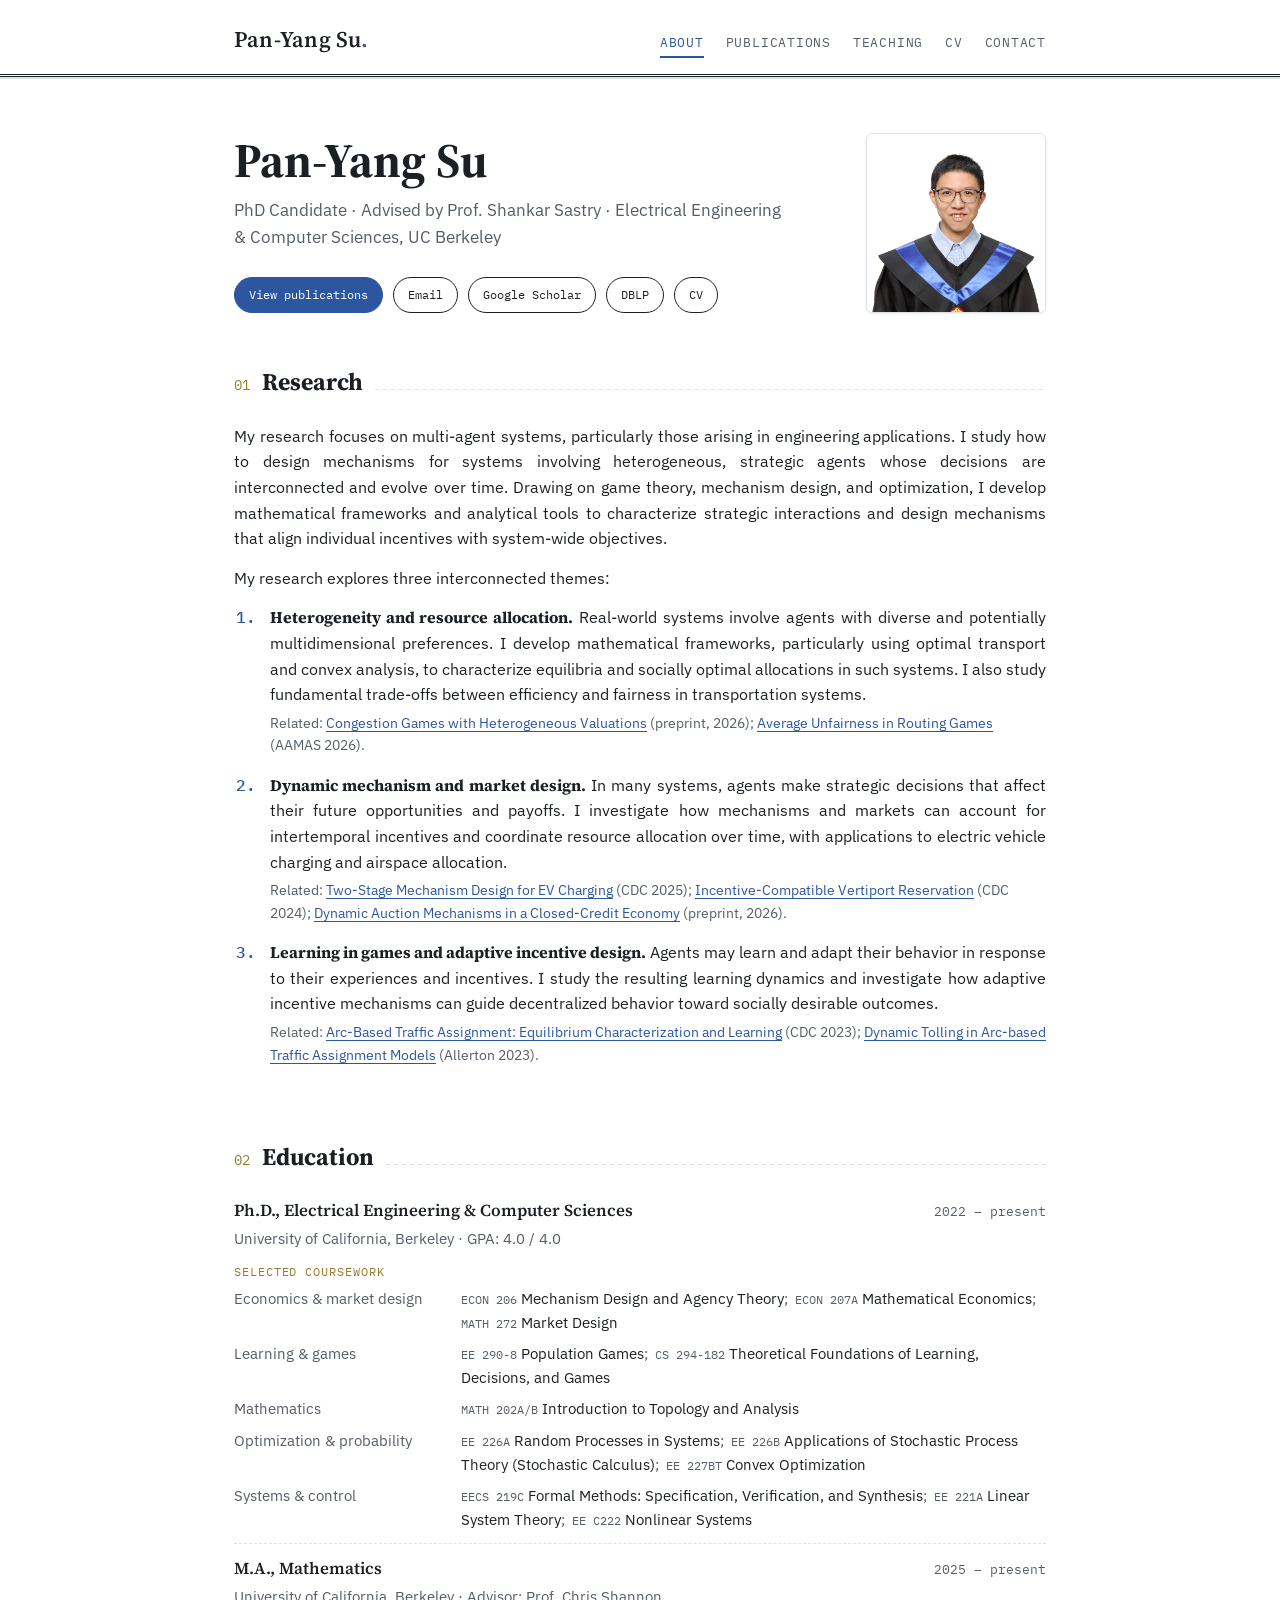
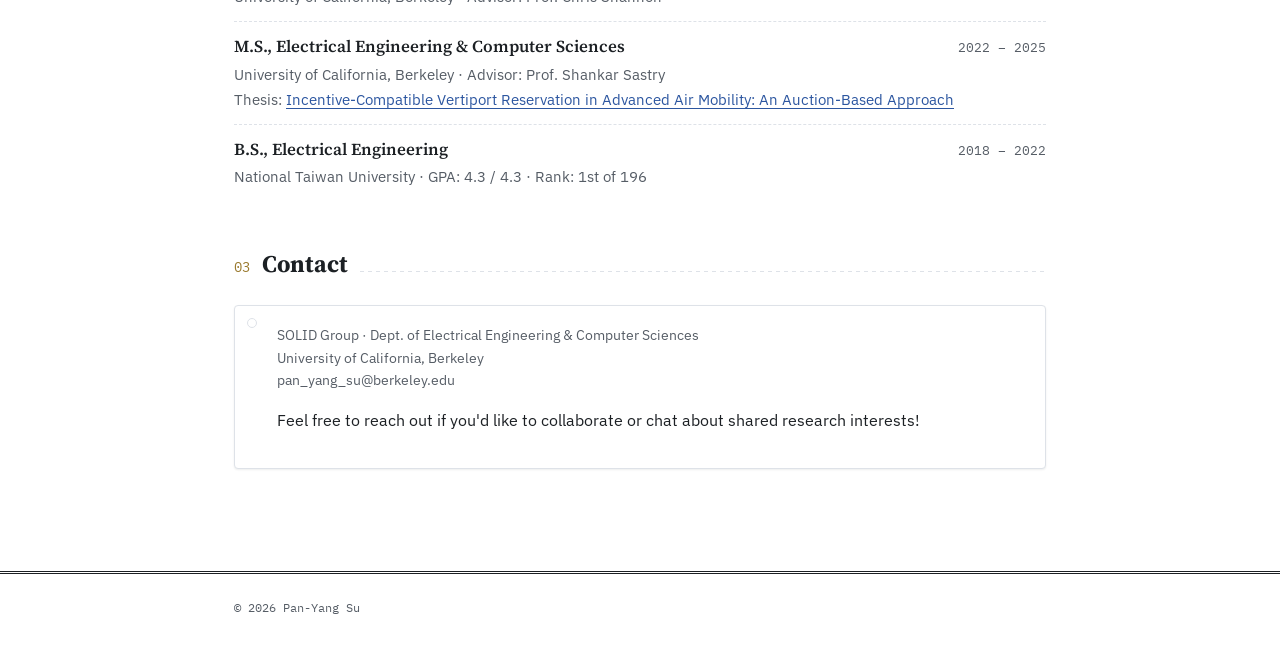
<file: index.html>
<!DOCTYPE html>
<html lang="en">
<head>
<meta charset="UTF-8">
<meta name="viewport" content="width=device-width, initial-scale=1.0">
<title>Pan-Yang Su — Game Theory & Mechanism Design</title>
<meta name="description" content="Personal academic site of Pan-Yang Su, PhD Candidate at UC Berkeley EECS: research, publications, and teaching.">
<link rel="preconnect" href="https://fonts.googleapis.com">
<link href="https://fonts.googleapis.com/css2?family=Source+Serif+4:wght@400;600;700&family=IBM+Plex+Sans:wght@400;500;600&family=IBM+Plex+Mono:wght@400;500&display=swap" rel="stylesheet">
<link rel="stylesheet" href="styles.css">
</head>
<body>

<header class="site-header">
  <div class="wrap">
    <a class="brand" href="index.html">Pan-Yang Su<span class="dot">.</span></a>
    <nav class="site-nav" aria-label="Main">
      <a href="index.html" aria-current="page">About</a>
      <a href="publications.html">Publications</a>
      <a href="teaching.html">Teaching</a>
      <a href="cv.html">CV</a>
      <a href="#contact">Contact</a>
    </nav>
  </div>
</header>

<main>
  <div class="wrap">
    <section class="hero hero-with-photo">
      <div class="hero-text">
        <h1>Pan-Yang Su</h1>
        <p class="role">PhD Candidate · Advised by Prof. Shankar Sastry · Electrical Engineering &amp; Computer Sciences, UC Berkeley</p>
        <div class="hero-links">
          <a class="pill primary" href="publications.html">View publications</a>
          <a class="pill" href="mailto:pan_yang_su@berkeley.edu">Email</a>
          <a class="pill" href="https://scholar.google.com/citations?user=im9ugAgAAAAJ&hl=en" target="_blank" rel="noopener">Google Scholar</a>
          <a class="pill" href="https://dblp.org/pid/307/5831.html" target="_blank" rel="noopener">DBLP</a>
          <a class="pill" href="cv.html">CV</a>
        </div>
      </div>
      <img class="hero-photo" src="Pan-Yang.jpg" alt="Photo of Pan-Yang Su" width="180" height="180">
    </section>

    <section aria-labelledby="research-heading">
      <div class="section-heading">
        <span class="num">01</span>
        <h2 id="research-heading">Research</h2>
      </div>
      <p class="prose">
        My research focuses on multi-agent systems, particularly those arising
        in engineering applications. I study how to design mechanisms for
        systems involving heterogeneous, strategic agents whose decisions are
        interconnected and evolve over time. Drawing on game theory, mechanism
        design, and optimization, I develop mathematical frameworks and
        analytical tools to characterize strategic interactions and design
        mechanisms that align individual incentives with system-wide
        objectives.
      </p>
      <p class="prose">My research explores three interconnected themes:</p>
      <ol class="themes">
        <li>
          <strong>Heterogeneity and resource allocation.</strong>
          Real-world systems involve agents with diverse and potentially
          multidimensional preferences. I develop mathematical frameworks,
          particularly using optimal transport and convex analysis, to
          characterize equilibria and socially optimal allocations in such
          systems. I also study fundamental trade-offs between efficiency and
          fairness in transportation systems.
          <span class="related">Related:
            <a href="https://arxiv.org/abs/2607.03625" target="_blank" rel="noopener">Congestion Games with Heterogeneous Valuations</a> (preprint, 2026);
            <a href="https://dl.acm.org/doi/10.65109/HAKF7947" target="_blank" rel="noopener">Average Unfairness in Routing Games</a> (AAMAS 2026).
          </span>
        </li>
        <li>
          <strong>Dynamic mechanism and market design.</strong>
          In many systems, agents make strategic decisions that affect their
          future opportunities and payoffs. I investigate how mechanisms and
          markets can account for intertemporal incentives and coordinate
          resource allocation over time, with applications to electric vehicle
          charging and airspace allocation.
          <span class="related">Related:
            <a href="https://doi.org/10.1109/CDC57313.2025.11312856" target="_blank" rel="noopener">Two-Stage Mechanism Design for EV Charging</a> (CDC 2025);
            <a href="https://doi.org/10.1109/CDC56724.2024.10886225" target="_blank" rel="noopener">Incentive-Compatible Vertiport Reservation</a> (CDC 2024);
            <a href="https://arxiv.org/abs/2610.22683" target="_blank" rel="noopener">Dynamic Auction Mechanisms in a Closed-Credit Economy</a> (preprint, 2026).
          </span>
        </li>
        <li>
          <strong>Learning in games and adaptive incentive design.</strong>
          Agents may learn and adapt their behavior in response to their
          experiences and incentives. I study the resulting learning dynamics
          and investigate how adaptive incentive mechanisms can guide
          decentralized behavior toward socially desirable outcomes.
          <span class="related">Related:
            <a href="https://doi.org/10.1109/CDC49753.2023.10384151" target="_blank" rel="noopener">Arc-Based Traffic Assignment: Equilibrium Characterization and Learning</a> (CDC 2023);
            <a href="https://doi.org/10.1109/Allerton58177.2023.10313516" target="_blank" rel="noopener">Dynamic Tolling in Arc-based Traffic Assignment Models</a> (Allerton 2023).
          </span>
        </li>
      </ol>
    </section>

    <section aria-labelledby="education-heading">
      <div class="section-heading">
        <span class="num">02</span>
        <h2 id="education-heading">Education</h2>
      </div>
      <ul class="entries">
        <li class="entry">
          <div class="entry-head">
            <strong>Ph.D., Electrical Engineering &amp; Computer Sciences</strong>
            <span class="entry-date">2022 – present</span>
          </div>
          <div class="entry-sub">University of California, Berkeley · GPA: 4.0 / 4.0</div>
          <div class="coursework">
            <div class="coursework-title">Selected coursework</div>
            <dl>
              <dt>Economics &amp; market design</dt>
              <dd><span class="course"><span class="code">ECON&nbsp;206</span>&nbsp;Mechanism Design and Agency Theory</span>
                <span class="course"><span class="code">ECON&nbsp;207A</span>&nbsp;Mathematical Economics</span>
                <span class="course"><span class="code">MATH&nbsp;272</span>&nbsp;Market Design</span></dd>
              <dt>Learning &amp; games</dt>
              <dd><span class="course"><span class="code">EE&nbsp;290-8</span>&nbsp;Population Games</span>
                <span class="course"><span class="code">CS&nbsp;294-182</span>&nbsp;Theoretical Foundations of Learning, Decisions, and Games</span></dd>
              <dt>Mathematics</dt>
              <dd><span class="course"><span class="code">MATH&nbsp;202A/B</span>&nbsp;Introduction to Topology and Analysis</span></dd>
              <dt>Optimization &amp; probability</dt>
              <dd><span class="course"><span class="code">EE&nbsp;226A</span>&nbsp;Random Processes in Systems</span>
                <span class="course"><span class="code">EE&nbsp;226B</span>&nbsp;Applications of Stochastic Process Theory (Stochastic Calculus)</span>
                <span class="course"><span class="code">EE&nbsp;227BT</span>&nbsp;Convex Optimization</span></dd>
              <dt>Systems &amp; control</dt>
              <dd><span class="course"><span class="code">EECS&nbsp;219C</span>&nbsp;Formal Methods: Specification, Verification, and Synthesis</span>
                <span class="course"><span class="code">EE&nbsp;221A</span>&nbsp;Linear System Theory</span>
                <span class="course"><span class="code">EE&nbsp;C222</span>&nbsp;Nonlinear Systems</span></dd>
            </dl>
          </div>
        </li>
        <li class="entry">
          <div class="entry-head">
            <strong>M.A., Mathematics</strong>
            <span class="entry-date">2025 – present</span>
          </div>
          <div class="entry-sub">University of California, Berkeley · Advisor: Prof. Chris Shannon</div>
        </li>
        <li class="entry">
          <div class="entry-head">
            <strong>M.S., Electrical Engineering &amp; Computer Sciences</strong>
            <span class="entry-date">2022 – 2025</span>
          </div>
          <div class="entry-sub">University of California, Berkeley · Advisor: Prof. Shankar Sastry</div>
          <div class="entry-sub">Thesis: <a href="https://www2.eecs.berkeley.edu/Pubs/TechRpts/2025/EECS-2025-12.html" target="_blank" rel="noopener">Incentive-Compatible Vertiport Reservation in Advanced Air Mobility: An Auction-Based Approach</a></div>
        </li>
        <li class="entry">
          <div class="entry-head">
            <strong>B.S., Electrical Engineering</strong>
            <span class="entry-date">2018 – 2022</span>
          </div>
          <div class="entry-sub">National Taiwan University · GPA: 4.3 / 4.3 · Rank: 1st of 196</div>
        </li>
      </ul>
    </section>

    <section id="contact" aria-labelledby="contact-heading">
      <div class="section-heading">
        <span class="num">03</span>
        <h2 id="contact-heading">Contact</h2>
      </div>
      <div class="card">
        <div class="card-inner">
          <p class="meta">
            SOLID Group · Dept. of Electrical Engineering &amp; Computer Sciences<br>
            University of California, Berkeley<br>
            pan_yang_su@berkeley.edu
          </p>
          <p>Feel free to reach out if you'd like to collaborate or chat about shared research interests!</p>
        </div>
      </div>
    </section>
  </div>
</main>

<footer class="site-footer">
  <div class="wrap">
    © 2026 Pan-Yang Su
  </div>
</footer>

</body>
</html>
</file>
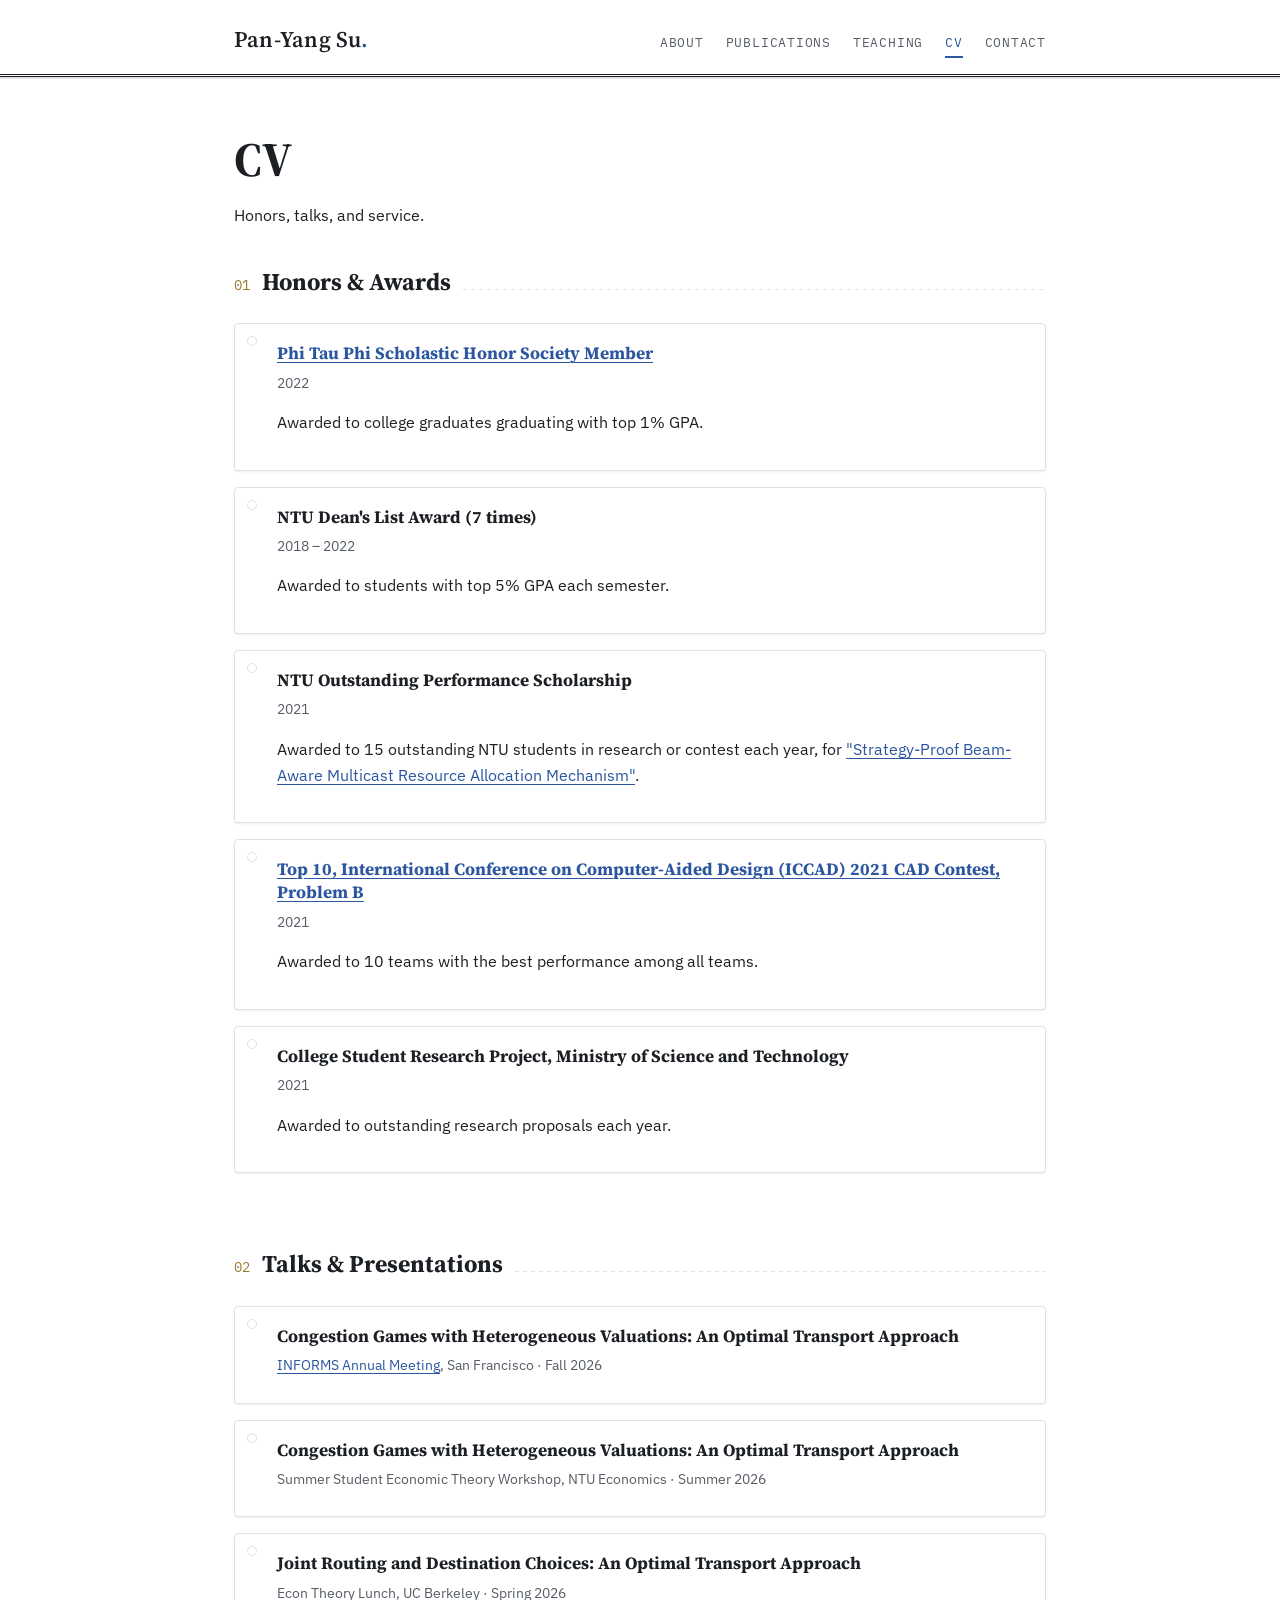
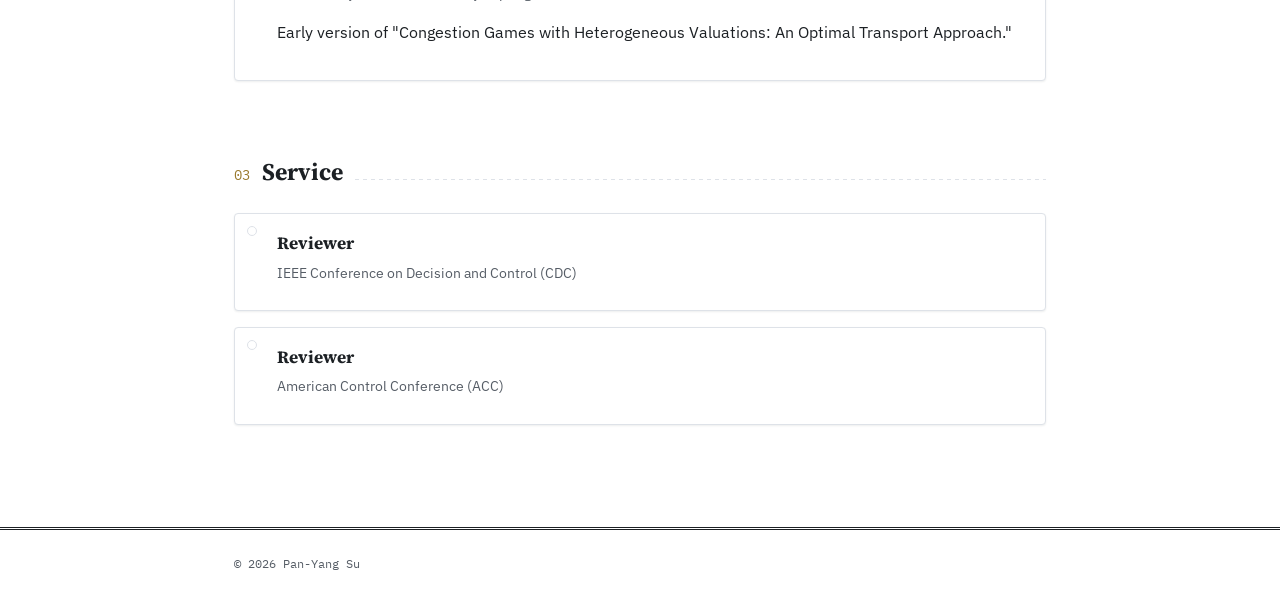
<file: Cv.html>
<!DOCTYPE html>
<html lang="en">
<head>
<meta charset="UTF-8">
<meta name="viewport" content="width=device-width, initial-scale=1.0">
<title>CV — Pan-Yang Su</title>
<meta name="description" content="Honors, talks, and service of Pan-Yang Su.">
<link rel="preconnect" href="https://fonts.googleapis.com">
<link href="https://fonts.googleapis.com/css2?family=Source+Serif+4:wght@400;600;700&family=IBM+Plex+Sans:wght@400;500;600&family=IBM+Plex+Mono:wght@400;500&display=swap" rel="stylesheet">
<link rel="stylesheet" href="styles.css">
</head>
<body>

<header class="site-header">
  <div class="wrap">
    <a class="brand" href="index.html">Pan-Yang Su<span class="dot">.</span></a>
    <nav class="site-nav" aria-label="Main">
      <a href="index.html">About</a>
      <a href="publications.html">Publications</a>
      <a href="teaching.html">Teaching</a>
      <a href="cv.html" aria-current="page">CV</a>
      <a href="index.html#contact">Contact</a>
    </nav>
  </div>
</header>

<main>
  <div class="wrap">
    <section class="hero" style="padding-bottom: 8px;">
      <h1 style="max-width: 18ch;">CV</h1>
      <p class="lede">Honors, talks, and service.</p>
    </section>

    <section aria-labelledby="honors-heading">
      <div class="section-heading">
        <span class="num">01</span>
        <h2 id="honors-heading">Honors &amp; Awards</h2>
      </div>
      <div class="card">
        <div class="card-inner">
          <h3><a href="http://www.phitauphi.org.tw/" target="_blank" rel="noopener">Phi Tau Phi Scholastic Honor Society Member</a></h3>
          <p class="meta">2022</p>
          <p>Awarded to college graduates graduating with top 1% GPA.</p>
        </div>
      </div>
      <div class="card">
        <div class="card-inner">
          <h3>NTU Dean's List Award (7 times)</h3>
          <p class="meta">2018 – 2022</p>
          <p>Awarded to students with top 5% GPA each semester.</p>
        </div>
      </div>
      <div class="card">
        <div class="card-inner">
          <h3>NTU Outstanding Performance Scholarship</h3>
          <p class="meta">2021</p>
          <p>Awarded to 15 outstanding NTU students in research or contest each year, for <a href="https://doi.org/10.1109/WOCC53213.2021.9602884" target="_blank" rel="noopener">"Strategy-Proof Beam-Aware Multicast Resource Allocation Mechanism"</a>.</p>
        </div>
      </div>
      <div class="card">
        <div class="card-inner">
          <h3><a href="http://iccad-contest.org/2021/Winners.html" target="_blank" rel="noopener">Top 10, International Conference on Computer-Aided Design (ICCAD) 2021 CAD Contest, Problem B</a></h3>
          <p class="meta">2021</p>
          <p>Awarded to 10 teams with the best performance among all teams.</p>
        </div>
      </div>
      <div class="card">
        <div class="card-inner">
          <h3>College Student Research Project, Ministry of Science and Technology</h3>
          <p class="meta">2021</p>
          <p>Awarded to outstanding research proposals each year.</p>
        </div>
      </div>
    </section>

    <section aria-labelledby="talks-heading">
      <div class="section-heading">
        <span class="num">02</span>
        <h2 id="talks-heading">Talks &amp; Presentations</h2>
      </div>
      <div class="card">
        <div class="card-inner">
          <h3>Congestion Games with Heterogeneous Valuations: An Optimal Transport Approach</h3>
          <p class="meta"><a href="https://submissions.mirasmart.com/InformsAnnual2026/Itinerary/PresentationDetail.aspx?evdid=2274" target="_blank" rel="noopener">INFORMS Annual Meeting</a>, San Francisco · Fall 2026</p>
        </div>
      </div>
      <div class="card">
        <div class="card-inner">
          <h3>Congestion Games with Heterogeneous Valuations: An Optimal Transport Approach</h3>
          <p class="meta">Summer Student Economic Theory Workshop, NTU Economics · Summer 2026</p>
        </div>
      </div>
      <div class="card">
        <div class="card-inner">
          <h3>Joint Routing and Destination Choices: An Optimal Transport Approach</h3>
          <p class="meta">Econ Theory Lunch, UC Berkeley · Spring 2026</p>
          <p>Early version of "Congestion Games with Heterogeneous Valuations: An Optimal Transport Approach."</p>
        </div>
      </div>
    </section>

    <section aria-labelledby="service-heading">
      <div class="section-heading">
        <span class="num">03</span>
        <h2 id="service-heading">Service</h2>
      </div>
      <div class="card">
        <div class="card-inner">
          <h3>Reviewer</h3>
          <p class="meta">IEEE Conference on Decision and Control (CDC)</p>
        </div>
      </div>
      <div class="card">
        <div class="card-inner">
          <h3>Reviewer</h3>
          <p class="meta">American Control Conference (ACC)</p>
        </div>
      </div>
    </section>
  </div>
</main>

<footer class="site-footer">
  <div class="wrap">
    © 2026 Pan-Yang Su
  </div>
</footer>

</body>
</html>
</file>
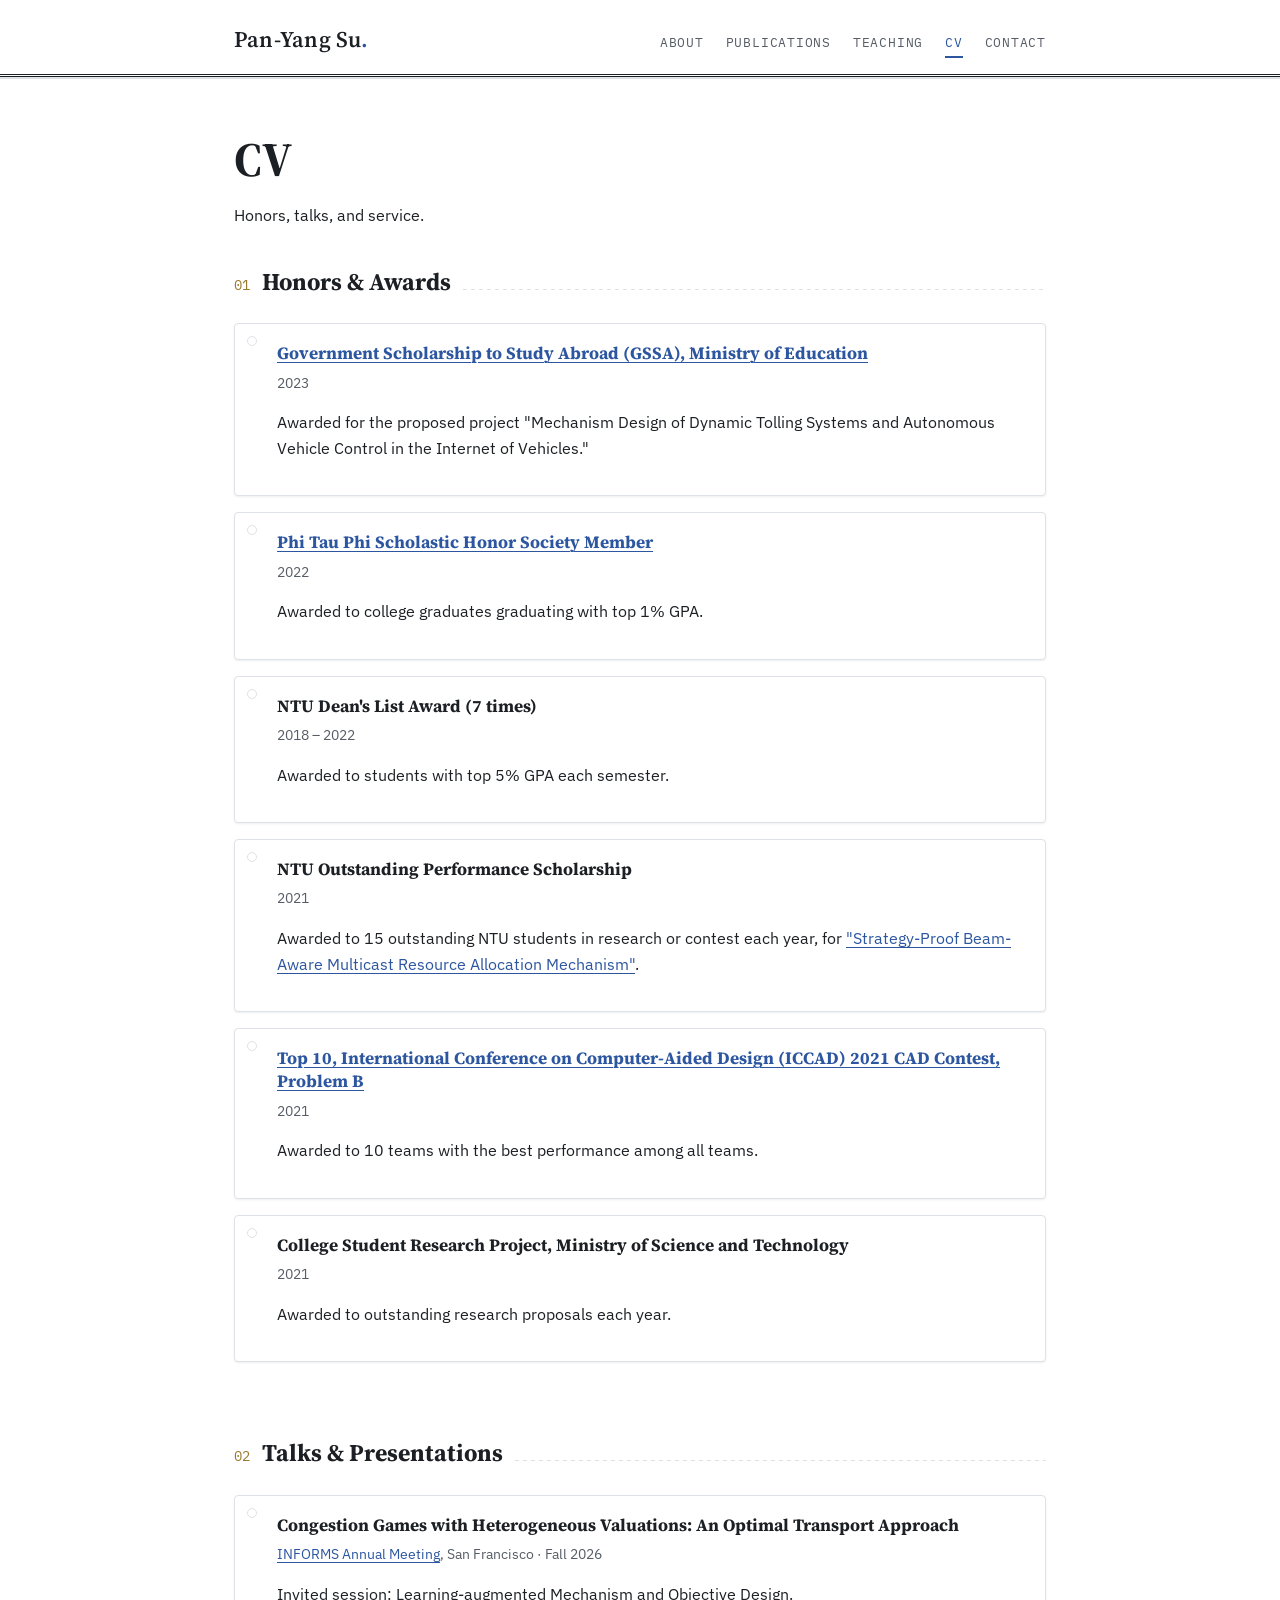
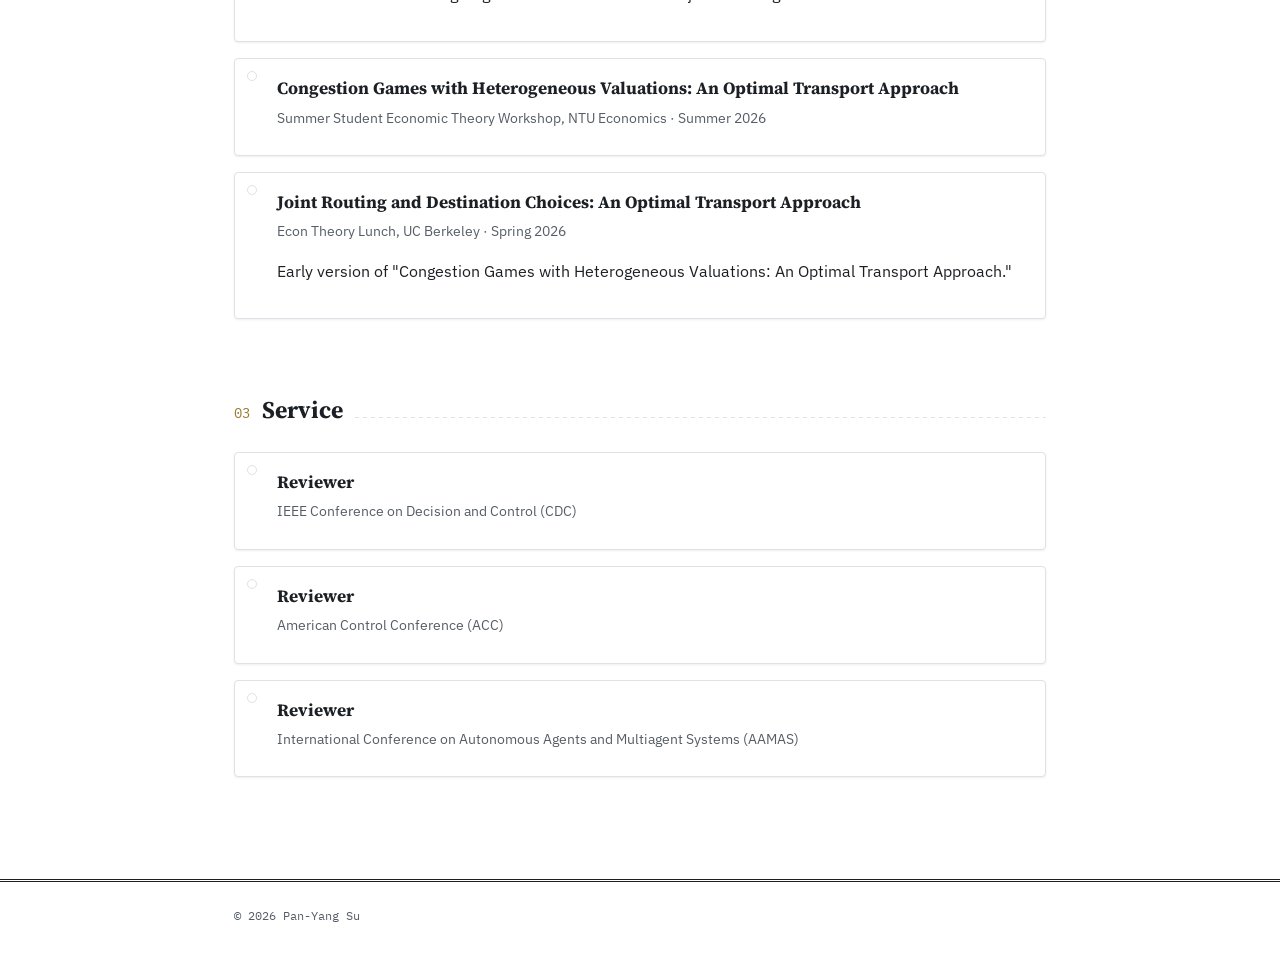
<file: cv.html>
<!DOCTYPE html>
<html lang="en">
<head>
<meta charset="UTF-8">
<meta name="viewport" content="width=device-width, initial-scale=1.0">
<title>CV — Pan-Yang Su</title>
<meta name="description" content="Honors, talks, and service of Pan-Yang Su.">
<link rel="preconnect" href="https://fonts.googleapis.com">
<link href="https://fonts.googleapis.com/css2?family=Source+Serif+4:wght@400;600;700&family=IBM+Plex+Sans:wght@400;500;600&family=IBM+Plex+Mono:wght@400;500&display=swap" rel="stylesheet">
<link rel="stylesheet" href="styles.css">
</head>
<body>

<header class="site-header">
  <div class="wrap">
    <a class="brand" href="index.html">Pan-Yang Su<span class="dot">.</span></a>
    <nav class="site-nav" aria-label="Main">
      <a href="index.html">About</a>
      <a href="publications.html">Publications</a>
      <a href="teaching.html">Teaching</a>
      <a href="cv.html" aria-current="page">CV</a>
      <a href="index.html#contact">Contact</a>
    </nav>
  </div>
</header>

<main>
  <div class="wrap">
    <section class="hero" style="padding-bottom: 8px;">
      <h1 style="max-width: 18ch;">CV</h1>
      <p class="lede">Honors, talks, and service.</p>
    </section>

    <section aria-labelledby="honors-heading">
      <div class="section-heading">
        <span class="num">01</span>
        <h2 id="honors-heading">Honors &amp; Awards</h2>
      </div>
      <div class="card">
        <div class="card-inner">
          <h3><a href="https://twgps.moe.edu.tw/ResumeDetail/7246/14" target="_blank" rel="noopener">Government Scholarship to Study Abroad (GSSA), Ministry of Education</a></h3>
          <p class="meta">2023</p>
          <p>Awarded for the proposed project "Mechanism Design of Dynamic Tolling Systems and Autonomous Vehicle Control in the Internet of Vehicles."</p>
        </div>
      </div>
      <div class="card">
        <div class="card-inner">
          <h3><a href="http://www.phitauphi.org.tw/" target="_blank" rel="noopener">Phi Tau Phi Scholastic Honor Society Member</a></h3>
          <p class="meta">2022</p>
          <p>Awarded to college graduates graduating with top 1% GPA.</p>
        </div>
      </div>
      <div class="card">
        <div class="card-inner">
          <h3>NTU Dean's List Award (7 times)</h3>
          <p class="meta">2018 – 2022</p>
          <p>Awarded to students with top 5% GPA each semester.</p>
        </div>
      </div>
      <div class="card">
        <div class="card-inner">
          <h3>NTU Outstanding Performance Scholarship</h3>
          <p class="meta">2021</p>
          <p>Awarded to 15 outstanding NTU students in research or contest each year, for <a href="https://doi.org/10.1109/WOCC53213.2021.9602884" target="_blank" rel="noopener">"Strategy-Proof Beam-Aware Multicast Resource Allocation Mechanism"</a>.</p>
        </div>
      </div>
      <div class="card">
        <div class="card-inner">
          <h3><a href="http://iccad-contest.org/2021/Winners.html" target="_blank" rel="noopener">Top 10, International Conference on Computer-Aided Design (ICCAD) 2021 CAD Contest, Problem B</a></h3>
          <p class="meta">2021</p>
          <p>Awarded to 10 teams with the best performance among all teams.</p>
        </div>
      </div>
      <div class="card">
        <div class="card-inner">
          <h3>College Student Research Project, Ministry of Science and Technology</h3>
          <p class="meta">2021</p>
          <p>Awarded to outstanding research proposals each year.</p>
        </div>
      </div>
    </section>

    <section aria-labelledby="talks-heading">
      <div class="section-heading">
        <span class="num">02</span>
        <h2 id="talks-heading">Talks &amp; Presentations</h2>
      </div>
      <div class="card">
        <div class="card-inner">
          <h3>Congestion Games with Heterogeneous Valuations: An Optimal Transport Approach</h3>
          <p class="meta"><a href="https://submissions.mirasmart.com/InformsAnnual2026/Itinerary/PresentationDetail.aspx?evdid=2274" target="_blank" rel="noopener">INFORMS Annual Meeting</a>, San Francisco · Fall 2026</p>
          <p>Invited session: Learning-augmented Mechanism and Objective Design.</p>
        </div>
      </div>
      <div class="card">
        <div class="card-inner">
          <h3>Congestion Games with Heterogeneous Valuations: An Optimal Transport Approach</h3>
          <p class="meta">Summer Student Economic Theory Workshop, NTU Economics · Summer 2026</p>
        </div>
      </div>
      <div class="card">
        <div class="card-inner">
          <h3>Joint Routing and Destination Choices: An Optimal Transport Approach</h3>
          <p class="meta">Econ Theory Lunch, UC Berkeley · Spring 2026</p>
          <p>Early version of "Congestion Games with Heterogeneous Valuations: An Optimal Transport Approach."</p>
        </div>
      </div>
    </section>

    <section aria-labelledby="service-heading">
      <div class="section-heading">
        <span class="num">03</span>
        <h2 id="service-heading">Service</h2>
      </div>
      <div class="card">
        <div class="card-inner">
          <h3>Reviewer</h3>
          <p class="meta">IEEE Conference on Decision and Control (CDC)</p>
        </div>
      </div>
      <div class="card">
        <div class="card-inner">
          <h3>Reviewer</h3>
          <p class="meta">American Control Conference (ACC)</p>
        </div>
      </div>
      <div class="card">
        <div class="card-inner">
          <h3>Reviewer</h3>
          <p class="meta">International Conference on Autonomous Agents and Multiagent Systems (AAMAS)</p>
        </div>
      </div>
    </section>
  </div>
</main>

<footer class="site-footer">
  <div class="wrap">
    © 2026 Pan-Yang Su
  </div>
</footer>

</body>
</html>
</file>
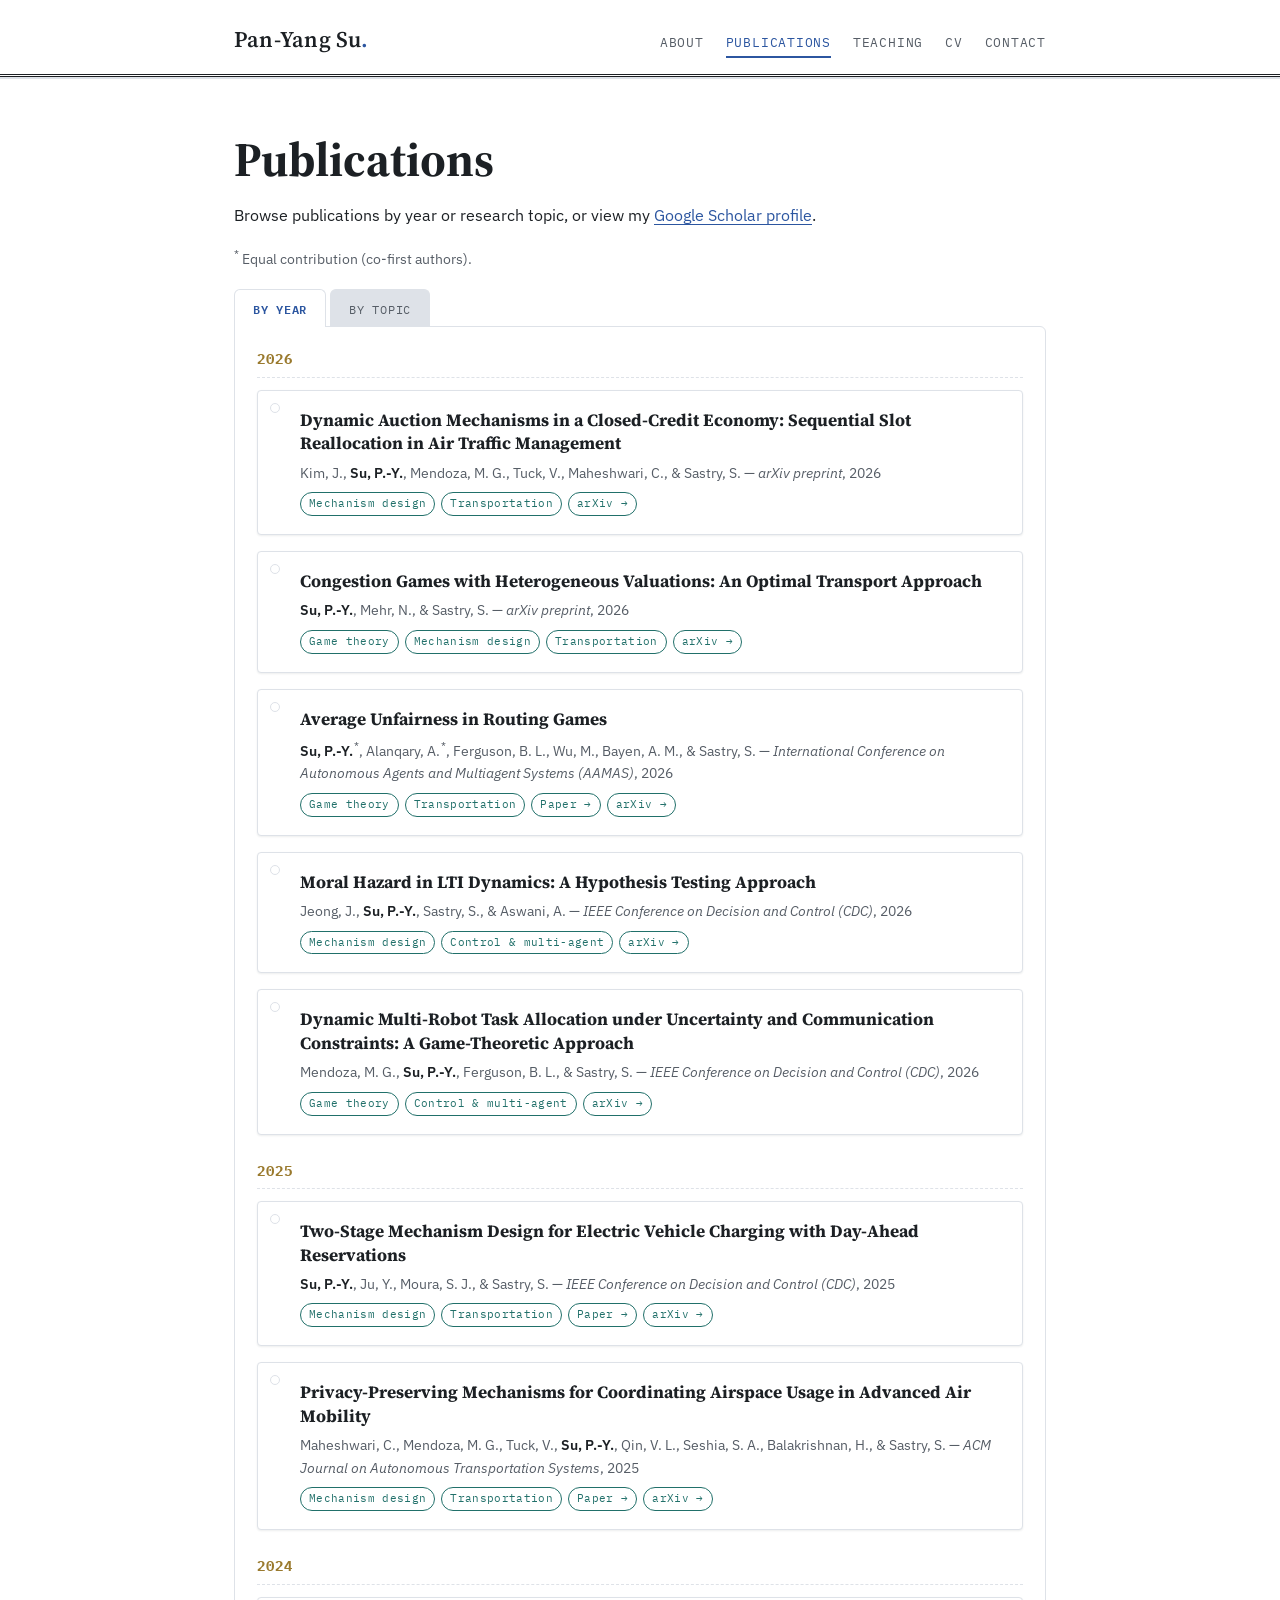
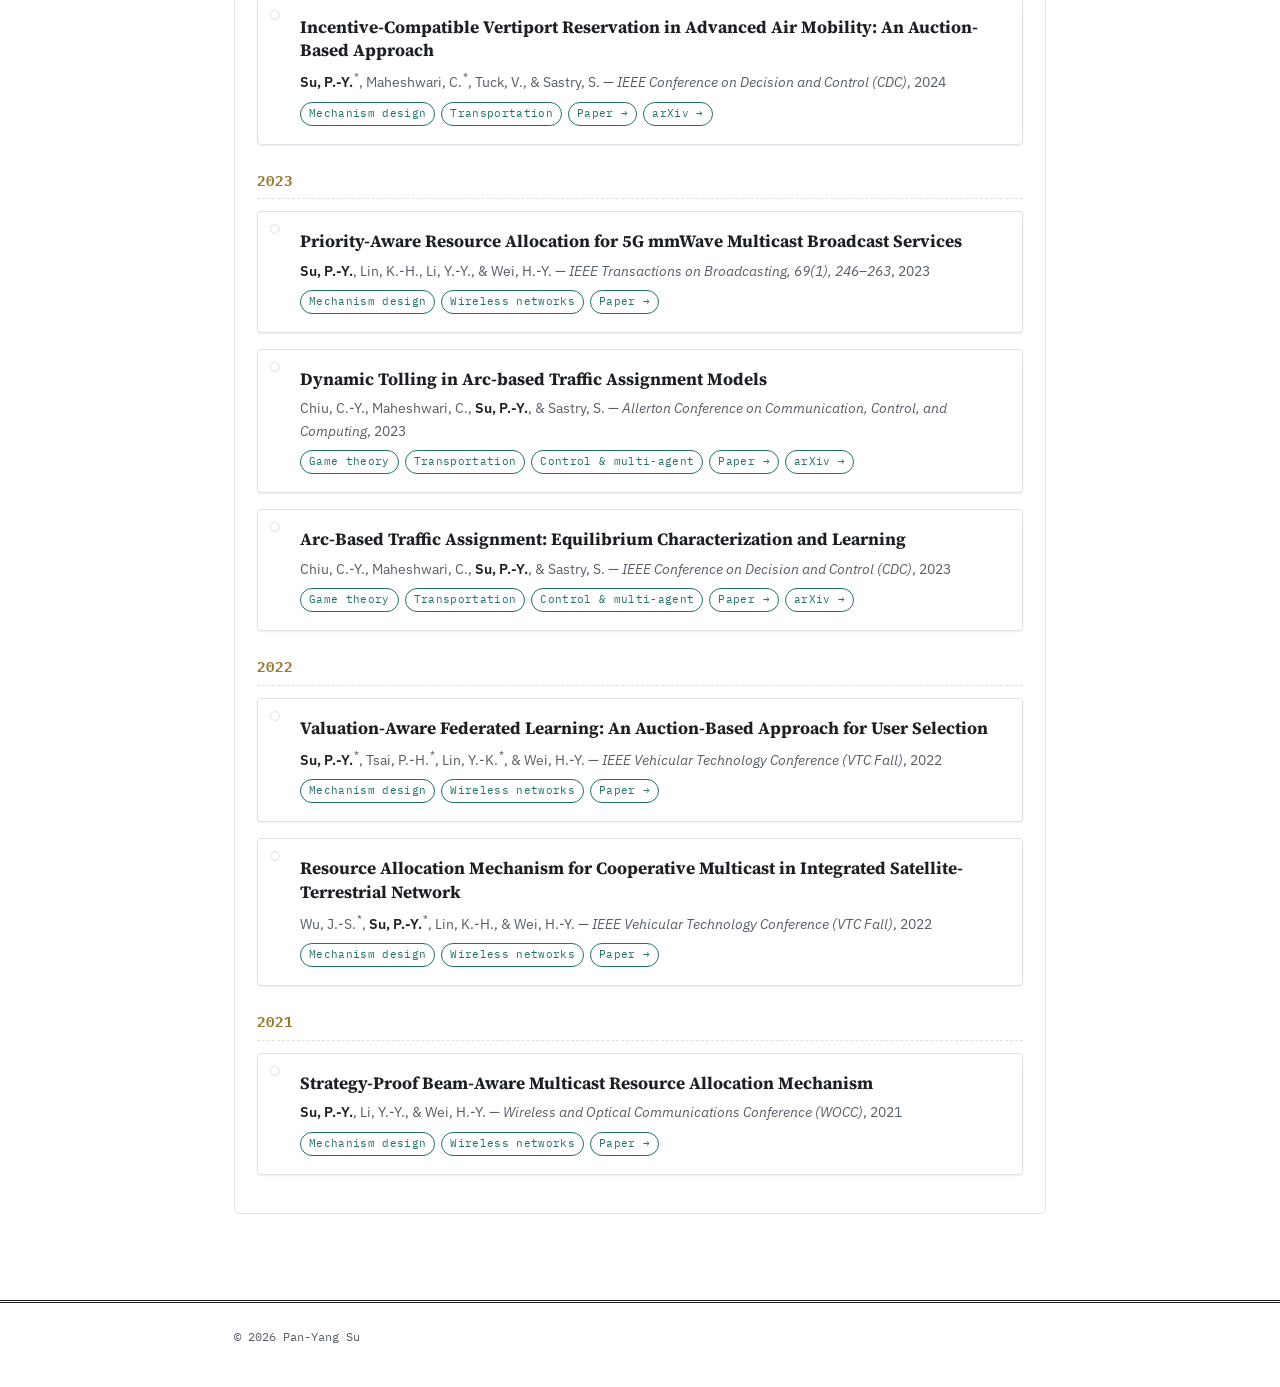
<file: publications.html>
<!DOCTYPE html>
<html lang="en">
<head>
<meta charset="UTF-8">
<meta name="viewport" content="width=device-width, initial-scale=1.0">
<title>Publications — Pan-Yang Su</title>
<meta name="description" content="Publications by Pan-Yang Su, organized by year or by topic.">
<link rel="preconnect" href="https://fonts.googleapis.com">
<link href="https://fonts.googleapis.com/css2?family=Source+Serif+4:wght@400;600;700&family=IBM+Plex+Sans:wght@400;500;600&family=IBM+Plex+Mono:wght@400;500&display=swap" rel="stylesheet">
<link rel="stylesheet" href="styles.css">
</head>
<body>

<header class="site-header">
  <div class="wrap">
    <a class="brand" href="index.html">Pan-Yang Su<span class="dot">.</span></a>
    <nav class="site-nav" aria-label="Main">
      <a href="index.html">About</a>
      <a href="publications.html" aria-current="page">Publications</a>
      <a href="teaching.html">Teaching</a>
      <a href="cv.html">CV</a>
      <a href="index.html#contact">Contact</a>
    </nav>
  </div>
</header>

<main>
  <div class="wrap">
    <section class="hero" style="padding-bottom: 8px;">
      <h1 style="max-width: 20ch;">Publications</h1>
      <p class="lede">Browse publications by year or research topic, or view my
      <a href="https://scholar.google.com/citations?user=im9ugAgAAAAJ" target="_blank" rel="noopener">Google Scholar profile</a>.</p>
      <p class="pub-note"><sup>*</sup> Equal contribution (co-first authors).</p>
    </section>

    <section aria-labelledby="pubs-heading">
      <h2 id="pubs-heading" class="visually-hidden">Publication list</h2>

      <div class="drawer-tabs" role="tablist" aria-label="Sort publications">
        <button class="drawer-tab" id="tab-year" role="tab" aria-selected="true" aria-controls="panel-year">By year</button>
        <button class="drawer-tab" id="tab-topic" role="tab" aria-selected="false" aria-controls="panel-topic">By topic</button>
      </div>

      <div class="drawer-panel" id="panel-year" role="tabpanel" aria-labelledby="tab-year">
        <!-- populated by script -->
      </div>

      <div class="drawer-panel" id="panel-topic" role="tabpanel" aria-labelledby="tab-topic" hidden>
        <!-- populated by script -->
      </div>
    </section>
  </div>
</main>

<footer class="site-footer">
  <div class="wrap">
    © 2026 Pan-Yang Su
  </div>
</footer>

<script src="publications-data.js"></script>
<script>
(function () {
  const yearPanel = document.getElementById('panel-year');
  const topicPanel = document.getElementById('panel-topic');
  const tabYear = document.getElementById('tab-year');
  const tabTopic = document.getElementById('tab-topic');

  function escapeHtml(str) {
    return String(str).replace(/[&<>"']/g, (c) => ({
      '&': '&amp;', '<': '&lt;', '>': '&gt;', '"': '&quot;', "'": '&#39;'
    }[c]));
  }

  // Categories in display order (from publications-data.js), with a fallback.
  const TOPIC_LIST = (typeof TOPICS !== 'undefined')
    ? TOPICS
    : [...new Set(PUBLICATIONS.flatMap(p => p.topics))].sort((a, b) => a.localeCompare(b))
        .map(name => ({ name, short: name, focus: '' }));
  const shortName = Object.fromEntries(TOPIC_LIST.map(t => [t.name, t.short || t.name]));

  // Author list: bold my name, and mark co-first authors with *.
  function formatAuthors(pub) {
    let html = escapeHtml(pub.authors);
    (pub.equalContribution || []).forEach(name => {
      const n = escapeHtml(name);
      html = html.replace(n, n + '<sup class="equal">*</sup>');
    });
    const me = escapeHtml(MY_NAME);
    return html.replace(me, '<strong class="me">' + me + '</strong>');
  }

  function paperCard(pub) {
    const officialLink = pub.link
      ? `<a class="tag" href="${escapeHtml(pub.link)}" target="_blank" rel="noopener">Paper →</a>`
      : '';
    const arxivLink = pub.arxivLink
      ? `<a class="tag" href="${escapeHtml(pub.arxivLink)}" target="_blank" rel="noopener">arXiv →</a>`
      : '';
    const topicTags = pub.topics.map(t => `<span class="tag" style="pointer-events:none;">${escapeHtml(shortName[t] || t)}</span>`).join('');
    return `
      <article class="card">
        <div class="card-inner">
          <h3>${escapeHtml(pub.title)}</h3>
          <p class="meta">${formatAuthors(pub)} — <em>${escapeHtml(pub.venue)}</em>, ${pub.year}</p>
          <div class="tag-row">${topicTags}${officialLink}${arxivLink}</div>
        </div>
      </article>`;
  }

  function renderByYear() {
    const years = [...new Set(PUBLICATIONS.map(p => p.year))].sort((a, b) => b - a);
    yearPanel.innerHTML = years.map(year => {
      const items = PUBLICATIONS
        .filter(p => p.year === year)
        .map(paperCard)
        .join('');
      return `<h3 class="group-heading">${year}</h3>${items}`;
    }).join('');
  }

  function renderByTopic() {
    const groups = TOPIC_LIST
      .map(t => ({ t, items: PUBLICATIONS.filter(p => p.topics.includes(t.name)) }))
      .filter(g => g.items.length > 0);
    topicPanel.innerHTML = groups.map(({ t, items }, i) => {
      const sorted = [...items].sort((a, b) => b.year - a.year);
      const panelId = `topic-panel-${i}`;
      const triggerId = `topic-trigger-${i}`;
      const focus = t.focus
        ? `<p class="topic-focus"><span class="focus-label">Focus</span> ${escapeHtml(t.focus)}</p>`
        : '';
      return `
        <div class="accordion-item">
          <button class="accordion-trigger" id="${triggerId}" aria-expanded="false" aria-controls="${panelId}">
            <span class="accordion-title">${escapeHtml(t.name)}</span>
            <span class="accordion-meta">
              <span class="count">${items.length} paper${items.length === 1 ? '' : 's'}</span>
              <span class="chevron" aria-hidden="true">›</span>
            </span>
          </button>
          <div class="accordion-panel" id="${panelId}" role="region" aria-labelledby="${triggerId}" hidden>
            ${focus}
            ${sorted.map(paperCard).join('')}
          </div>
        </div>`;
    }).join('');

    topicPanel.querySelectorAll('.accordion-trigger').forEach(btn => {
      btn.addEventListener('click', () => {
        const expanded = btn.getAttribute('aria-expanded') === 'true';
        const panel = document.getElementById(btn.getAttribute('aria-controls'));
        btn.setAttribute('aria-expanded', String(!expanded));
        panel.hidden = expanded;
      });
    });
  }

  function showTab(which) {
    const showYear = which === 'year';
    tabYear.setAttribute('aria-selected', String(showYear));
    tabTopic.setAttribute('aria-selected', String(!showYear));
    yearPanel.hidden = !showYear;
    topicPanel.hidden = showYear;
  }

  tabYear.addEventListener('click', () => showTab('year'));
  tabTopic.addEventListener('click', () => showTab('topic'));

  renderByYear();
  renderByTopic();
})();
</script>

</body>
</html>
</file>
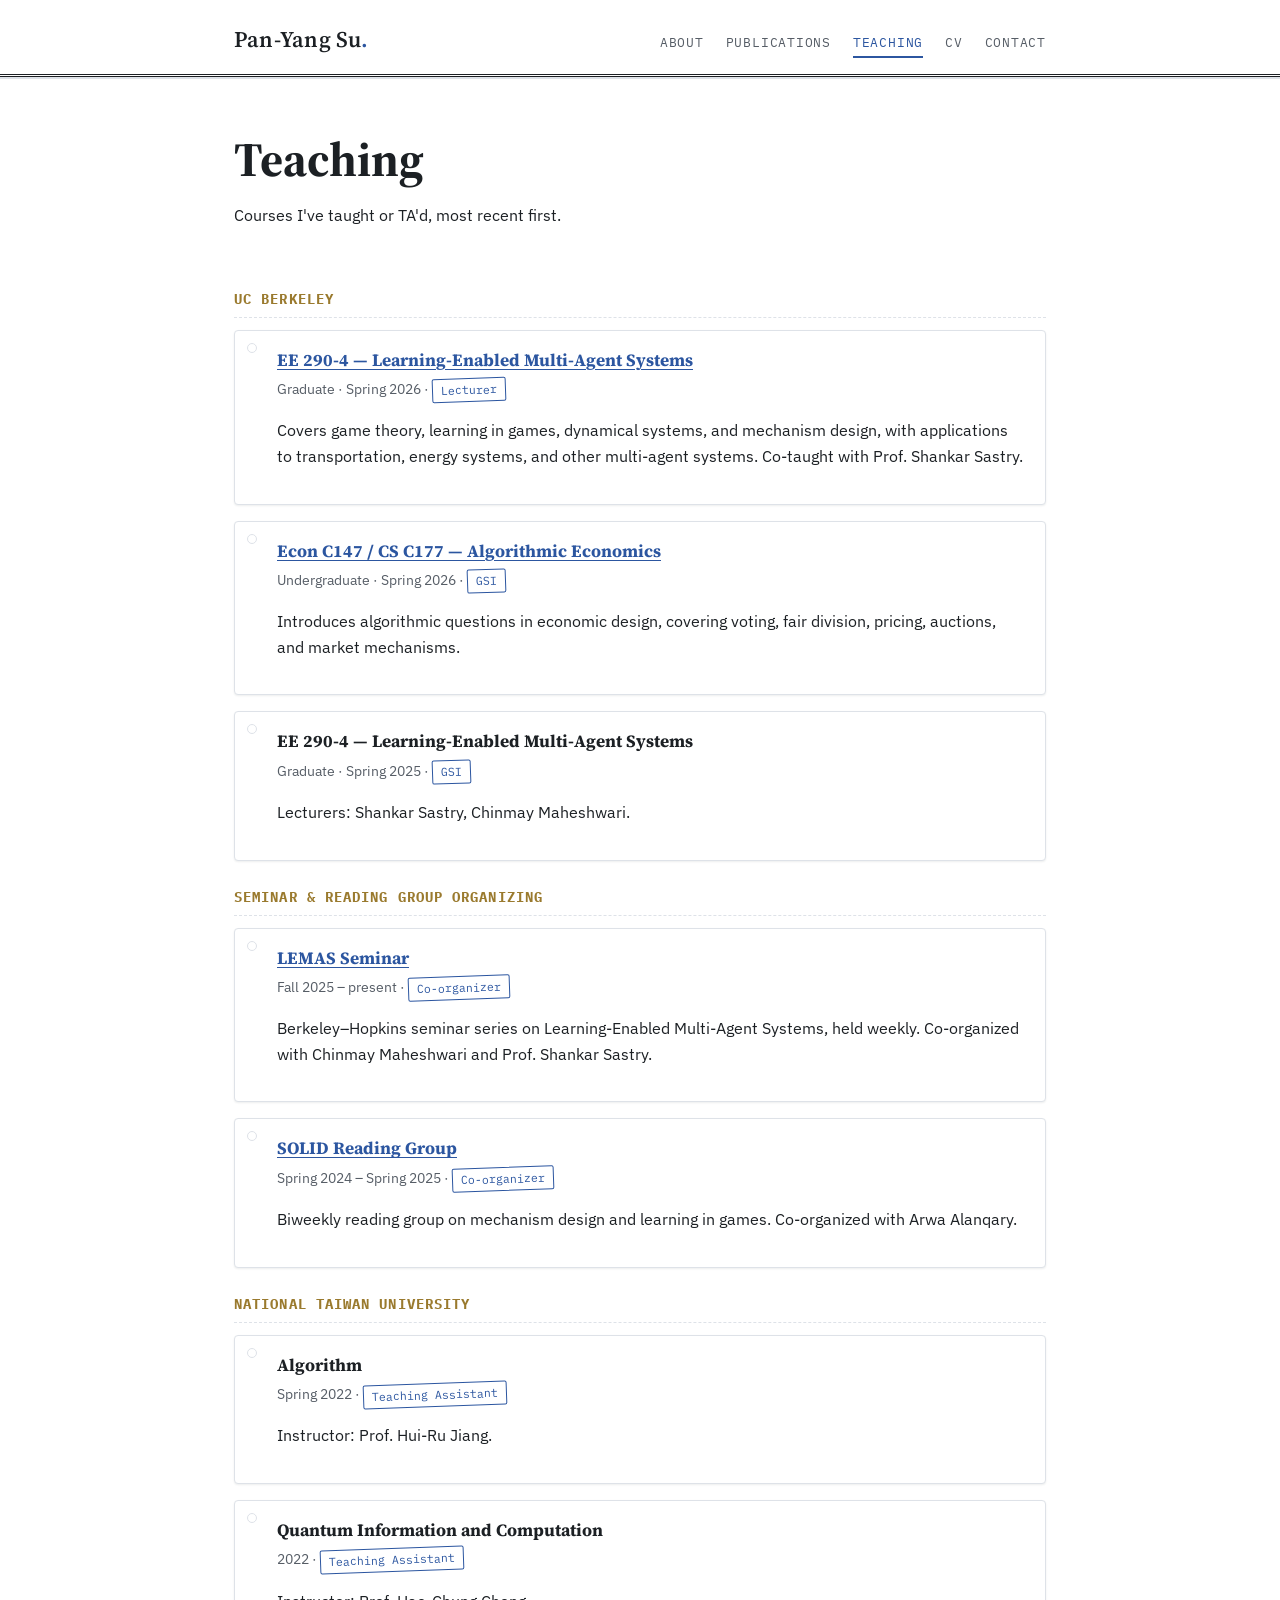
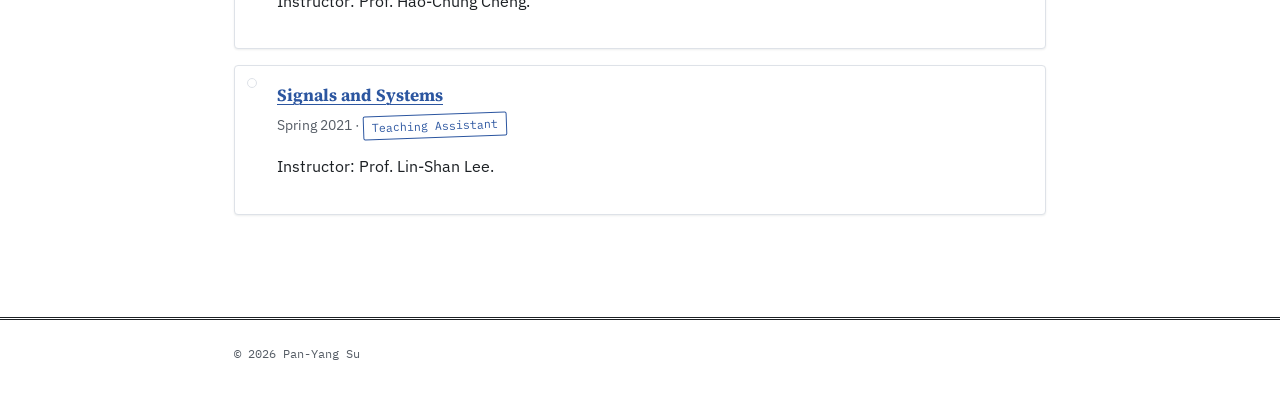
<file: teaching.html>
<!DOCTYPE html>
<html lang="en">
<head>
<meta charset="UTF-8">
<meta name="viewport" content="width=device-width, initial-scale=1.0">
<title>Teaching — Pan-Yang Su</title>
<meta name="description" content="Courses taught by Pan-Yang Su.">
<link rel="preconnect" href="https://fonts.googleapis.com">
<link href="https://fonts.googleapis.com/css2?family=Source+Serif+4:wght@400;600;700&family=IBM+Plex+Sans:wght@400;500;600&family=IBM+Plex+Mono:wght@400;500&display=swap" rel="stylesheet">
<link rel="stylesheet" href="styles.css">
</head>
<body>

<header class="site-header">
  <div class="wrap">
    <a class="brand" href="index.html">Pan-Yang Su<span class="dot">.</span></a>
    <nav class="site-nav" aria-label="Main">
      <a href="index.html">About</a>
      <a href="publications.html">Publications</a>
      <a href="teaching.html" aria-current="page">Teaching</a>
      <a href="cv.html">CV</a>
      <a href="index.html#contact">Contact</a>
    </nav>
  </div>
</header>

<main>
  <div class="wrap">
    <section class="hero" style="padding-bottom: 8px;">
      <h1 style="max-width: 18ch;">Teaching</h1>
      <p class="lede">Courses I've taught or TA'd, most recent first.</p>
    </section>

    <section aria-labelledby="teaching-heading">
      <h2 id="teaching-heading" class="visually-hidden">Course list</h2>

      <h3 class="group-heading">UC Berkeley</h3>

      <div class="card">
        <div class="card-inner">
          <h3><a href="https://solid.eecs.berkeley.edu/courses/lemas-learning-enabled-multi-agent-systems-ee-290/" target="_blank" rel="noopener">EE 290-4 — Learning-Enabled Multi-Agent Systems</a></h3>
          <p class="meta">Graduate · Spring 2026 · <span class="stamp">Lecturer</span></p>
          <p>Covers game theory, learning in games, dynamical systems, and
          mechanism design, with applications to transportation, energy
          systems, and other multi-agent systems. Co-taught with Prof.
          Shankar Sastry.</p>
        </div>
      </div>

      <div class="card">
        <div class="card-inner">
          <h3><a href="https://eml.berkeley.edu/~fechenique/algoecon/" target="_blank" rel="noopener">Econ C147 / CS C177 — Algorithmic Economics</a></h3>
          <p class="meta">Undergraduate · Spring 2026 · <span class="stamp">GSI</span></p>
          <p>Introduces algorithmic questions in economic design, covering
          voting, fair division, pricing, auctions, and market mechanisms.</p>
        </div>
      </div>

      <div class="card">
        <div class="card-inner">
          <h3>EE 290-4 — Learning-Enabled Multi-Agent Systems</h3>
          <p class="meta">Graduate · Spring 2025 · <span class="stamp">GSI</span></p>
          <p>Lecturers: Shankar Sastry, Chinmay Maheshwari.</p>
        </div>
      </div>

      <h3 class="group-heading">Seminar &amp; Reading Group Organizing</h3>

      <div class="card">
        <div class="card-inner">
          <h3><a href="https://sites.google.com/berkeley.edu/lemas-seminar" target="_blank" rel="noopener">LEMAS Seminar</a></h3>
          <p class="meta">Fall 2025 – present · <span class="stamp">Co-organizer</span></p>
          <p>Berkeley–Hopkins seminar series on Learning-Enabled Multi-Agent
          Systems, held weekly. Co-organized with Chinmay Maheshwari and
          Prof. Shankar Sastry.</p>
        </div>
      </div>

      <div class="card">
        <div class="card-inner">
          <h3><a href="https://solid.eecs.berkeley.edu/seminars/solid-reading-group/" target="_blank" rel="noopener">SOLID Reading Group</a></h3>
          <p class="meta">Spring 2024 – Spring 2025 · <span class="stamp">Co-organizer</span></p>
          <p>Biweekly reading group on mechanism design and learning in
          games. Co-organized with Arwa Alanqary.</p>
        </div>
      </div>

      <h3 class="group-heading">National Taiwan University</h3>

      <div class="card">
        <div class="card-inner">
          <h3>Algorithm</h3>
          <p class="meta">Spring 2022 · <span class="stamp">Teaching Assistant</span></p>
          <p>Instructor: Prof. Hui-Ru Jiang.</p>
        </div>
      </div>

      <div class="card">
        <div class="card-inner">
          <h3>Quantum Information and Computation</h3>
          <p class="meta">2022 · <span class="stamp">Teaching Assistant</span></p>
          <p>Instructor: Prof. Hao-Chung Cheng.</p>
        </div>
      </div>

      <div class="card">
        <div class="card-inner">
          <h3><a href="http://speech.ee.ntu.edu.tw/SS2021Spring/" target="_blank" rel="noopener">Signals and Systems</a></h3>
          <p class="meta">Spring 2021 · <span class="stamp">Teaching Assistant</span></p>
          <p>Instructor: Prof. Lin-Shan Lee.</p>
        </div>
      </div>

    </section>
  </div>
</main>

<footer class="site-footer">
  <div class="wrap">
    © 2026 Pan-Yang Su
  </div>
</footer>

</body>
</html>
</file>
<file: styles.css>
/* =========================================================
   Design tokens — "Catalog" system
   A personal academic site styled after a library card catalog:
   index cards, drawer tabs, stamped years, guide-card dividers.
   ========================================================= */
:root {
  --paper: #FFFFFF;      /* page background — plain white */
  --card: #FFFFFF;       /* index card surface */
  --card-edge: #DEE2E8;  /* card border / rule lines */
  --ink: #1C2024;        /* primary text, near-black */
  --ink-soft: #565D66;   /* secondary text, muted gray */
  --accent: #2C56A0;     /* primary accent — academic blue (was maroon) */
  --accent-dark: #1F3F7A;/* accent hover/active state */
  --teal: #21706A;       /* secondary accent — topic tags */
  --gold: #9A7A2E;       /* small brass accent, used sparingly */
  --shadow: rgba(28, 32, 36, 0.08);

  --font-display: "Source Serif 4", Georgia, "Times New Roman", serif;
  --font-body: "IBM Plex Sans", -apple-system, BlinkMacSystemFont, "Segoe UI", sans-serif;
  --font-mono: "IBM Plex Mono", "SFMono-Regular", Consolas, monospace;
}

* { box-sizing: border-box; }

html { scroll-behavior: smooth; }

body {
  margin: 0;
  background: var(--paper);
  color: var(--ink);
  font-family: var(--font-body);
  line-height: 1.6;
  -webkit-font-smoothing: antialiased;
}

a { color: var(--accent); text-decoration-thickness: 1px; text-underline-offset: 3px; }
a:hover { color: var(--accent-dark); }
a:focus-visible, button:focus-visible, input:focus-visible {
  outline: 2px solid var(--accent);
  outline-offset: 3px;
}

img { max-width: 100%; display: block; }

.wrap {
  max-width: 860px;
  margin: 0 auto;
  padding: 0 24px;
}

/* ---------- Header / nav (drawer front) ---------- */
.site-header {
  border-bottom: 3px double var(--ink);
  background: var(--card);
  box-shadow: 0 2px 0 var(--card-edge);
}

.site-header .wrap {
  display: flex;
  align-items: baseline;
  justify-content: space-between;
  flex-wrap: wrap;
  gap: 10px;
  padding-top: 22px;
  padding-bottom: 16px;
}

.brand {
  font-family: var(--font-display);
  font-size: 1.4rem;
  font-weight: 600;
  letter-spacing: 0.01em;
  color: var(--ink);
  text-decoration: none;
}
.brand:hover { color: var(--accent); }
.brand .dot { color: var(--accent); }

.site-nav {
  display: flex;
  flex-wrap: wrap;
  gap: 6px 22px;
  font-family: var(--font-mono);
  font-size: 0.8rem;
  letter-spacing: 0.06em;
  text-transform: uppercase;
}
.site-nav a {
  color: var(--ink-soft);
  text-decoration: none;
  padding-bottom: 3px;
  border-bottom: 2px solid transparent;
}
.site-nav a:hover,
.site-nav a[aria-current="page"] {
  color: var(--accent);
  border-bottom-color: var(--accent);
}

/* ---------- Hero (catalog drawer label) ---------- */
.hero {
  padding: 56px 0 40px;
  position: relative;
}

.hero-label {
  display: inline-flex;
  align-items: center;
  gap: 8px;
  font-family: var(--font-mono);
  font-size: 0.75rem;
  letter-spacing: 0.14em;
  text-transform: uppercase;
  color: #fff;
  background: var(--accent);
  padding: 5px 12px;
  border-radius: 2px;
  margin-bottom: 20px;
}

.hero h1 {
  font-family: var(--font-display);
  font-size: clamp(2.1rem, 4vw, 3rem);
  line-height: 1.12;
  margin: 0 0 10px;
  max-width: 14ch;
}

.hero .role {
  font-size: 1.05rem;
  color: var(--ink-soft);
  margin: 0 0 22px;
  max-width: 55ch;
}

/* Hero with portrait: text on the left, photo on the right */
.hero-with-photo {
  display: flex;
  align-items: center;
  justify-content: space-between;
  gap: 32px;
}
.hero-text { flex: 1; min-width: 0; }
.hero-photo {
  width: 180px;
  height: 180px;
  flex-shrink: 0;
  object-fit: cover;
  object-position: center 25%;
  border-radius: 6px;
  border: 1px solid var(--card-edge);
  box-shadow: 0 1px 3px var(--shadow);
  background: #F1F4F8;
}
@media (max-width: 600px) {
  .hero-with-photo { flex-direction: column-reverse; align-items: flex-start; gap: 20px; }
  .hero-photo { width: 120px; height: 120px; }
}

.hero .lede {
  max-width: 68ch;
  color: var(--ink);
  font-size: 1rem;
}

.hero .lede + .lede { margin-top: 14px; }

/* Research statement: full-width, justified text so every line spans
   left to right. Hyphenation is left off so words are never split. */
.prose,
.themes li {
  text-align: left;
}
@media (min-width: 700px) {
  .prose,
  .themes li {
    text-align: justify;
    text-justify: inter-word;
    hyphens: manual;
  }
}

.prose {
  margin: 0 0 14px;
  color: var(--ink);
}

.themes {
  margin: 14px 0 0;
  padding-left: 2em;  /* room for the hanging number so it lines up with the text edge */
}
.themes li {
  margin-bottom: 16px;
  padding-left: 4px;
}
.themes li::marker {
  font-family: var(--font-mono);
  color: var(--accent);
  font-weight: 500;
}
.themes strong {
  font-family: var(--font-display);
  color: var(--ink);
}
.themes .related {
  display: block;
  margin-top: 4px;
  font-size: 0.88rem;
  color: var(--ink-soft);
  text-align: left;
  hyphens: manual;
}

/* Compact list (Education on the home page) */
.entries { list-style: none; margin: 0; padding: 0; }
.entry { padding: 12px 0; border-bottom: 1px dashed var(--card-edge); }
.entry:first-child { padding-top: 0; }
.entry:last-child { border-bottom: none; padding-bottom: 0; }
.entry-head {
  display: flex;
  justify-content: space-between;
  align-items: baseline;
  gap: 4px 16px;
  flex-wrap: wrap;
}
.entry-head strong {
  font-family: var(--font-display);
  font-size: 1.05rem;
  font-weight: 600;
}
.entry-date {
  font-family: var(--font-mono);
  font-size: 0.8rem;
  color: var(--ink-soft);
  white-space: nowrap;
}
.entry-sub { color: var(--ink-soft); font-size: 0.92rem; margin-top: 2px; }

.coursework { margin-top: 12px; }
.coursework-title {
  font-family: var(--font-mono);
  font-size: 0.72rem;
  letter-spacing: 0.08em;
  text-transform: uppercase;
  color: var(--gold);
  margin-bottom: 6px;
}
.coursework dl {
  margin: 0;
  display: grid;
  grid-template-columns: 14.5em 1fr;
  gap: 8px 14px;
  font-size: 0.92rem;
}
.coursework dt { color: var(--ink-soft); }
.course { display: inline; }
.course:not(:last-child)::after { content: ";"; color: var(--ink-soft); margin-right: 0.15em; }
.course .code {
  white-space: nowrap;
  font-family: var(--font-mono);
  font-size: 0.82em;
  color: var(--ink-soft);
}
.coursework dd { margin: 0; color: var(--ink); }
@media (max-width: 600px) {
  .coursework dl { grid-template-columns: 1fr; gap: 0; }
  .coursework dd { margin-bottom: 8px; }
}

.hero-links {
  margin-top: 26px;
  display: flex;
  flex-wrap: wrap;
  gap: 10px;
}

.pill {
  font-family: var(--font-mono);
  font-size: 0.78rem;
  border: 1px solid var(--ink);
  padding: 7px 14px;
  border-radius: 999px;
  text-decoration: none;
  color: var(--ink);
  background: var(--card);
}
.pill:hover { background: var(--ink); color: var(--paper); }
.pill.primary { background: var(--accent); border-color: var(--accent); color: #fff; }
.pill.primary:hover { background: var(--accent-dark); }

/* ---------- Section framing ---------- */
section { padding: 10px 0 46px; }

.section-heading {
  display: flex;
  align-items: baseline;
  gap: 12px;
  margin-bottom: 22px;
}
.section-heading .num {
  font-family: var(--font-mono);
  color: var(--gold);
  font-size: 0.85rem;
}
.section-heading h2 {
  font-family: var(--font-display);
  font-size: 1.5rem;
  margin: 0;
}
.section-heading::after {
  content: "";
  flex: 1;
  height: 1px;
  background: repeating-linear-gradient(
    to right, var(--card-edge) 0, var(--card-edge) 4px, transparent 4px, transparent 8px
  );
}

/* ---------- Index cards (research / teaching items) ---------- */
.card {
  background: var(--card);
  border: 1px solid var(--card-edge);
  border-radius: 4px;
  padding: 18px 20px;
  box-shadow: 0 1px 2px var(--shadow);
  margin-bottom: 16px;
  position: relative;
}

.card::before {
  /* punch hole, like a real catalog card */
  content: "";
  position: absolute;
  top: 12px;
  left: 12px;
  width: 8px;
  height: 8px;
  border-radius: 50%;
  background: var(--paper);
  border: 1px solid var(--card-edge);
}

.card-inner { padding-left: 22px; }

.card h3 {
  font-family: var(--font-display);
  font-size: 1.08rem;
  margin: 0 0 6px;
  line-height: 1.35;
}

.card .meta {
  font-size: 0.88rem;
  color: var(--ink-soft);
  margin: 0 0 8px;
}

.card .meta strong.me { color: var(--ink); font-weight: 600; }
.card .meta sup.equal { font-size: 0.8em; margin-left: 1px; }
.pub-note { margin: 10px 0 0; font-size: 0.85rem; color: var(--ink-soft); }

.tag-row { display: flex; flex-wrap: wrap; gap: 6px; margin-top: 8px; }
.tag {
  font-family: var(--font-mono);
  font-size: 0.7rem;
  letter-spacing: 0.03em;
  color: var(--teal);
  border: 1px solid var(--teal);
  padding: 2px 8px;
  border-radius: 999px;
  text-decoration: none;
}
.tag:hover { background: var(--teal); color: #fff; }

.stamp {
  font-family: var(--font-mono);
  font-size: 0.72rem;
  color: var(--accent);
  border: 1px solid var(--accent);
  padding: 2px 8px;
  border-radius: 2px;
  transform: rotate(-2deg);
  display: inline-block;
}

/* ---------- Drawer tabs (Year / Topic switch) ---------- */
.drawer-tabs {
  display: flex;
  gap: 4px;
  margin-bottom: 0;
}
.drawer-tab {
  font-family: var(--font-mono);
  font-size: 0.78rem;
  letter-spacing: 0.06em;
  text-transform: uppercase;
  background: var(--card-edge);
  color: var(--ink-soft);
  border: 1px solid var(--card-edge);
  border-bottom: none;
  padding: 9px 18px 8px;
  border-radius: 6px 6px 0 0;
  cursor: pointer;
  position: relative;
  top: 1px;
}
.drawer-tab[aria-selected="true"] {
  background: var(--card);
  color: var(--accent);
  border-color: var(--card-edge);
  font-weight: 600;
}
.drawer-panel {
  border: 1px solid var(--card-edge);
  border-radius: 0 6px 6px 6px;
  background: var(--card);
  padding: 22px;
}

.group-heading {
  font-family: var(--font-mono);
  font-size: 0.85rem;
  letter-spacing: 0.08em;
  text-transform: uppercase;
  color: var(--gold);
  margin: 26px 0 12px;
  padding-bottom: 6px;
  border-bottom: 1px dashed var(--card-edge);
}
.group-heading:first-child { margin-top: 0; }

/* ---------- Accordion (By Topic collapsible list) ---------- */
.accordion-item {
  border: 1px solid var(--card-edge);
  border-radius: 6px;
  margin-bottom: 10px;
  overflow: hidden;
  background: var(--card);
  transition: box-shadow 0.15s ease;
}
.accordion-item:has(.accordion-trigger[aria-expanded="true"]) {
  box-shadow: 0 2px 6px var(--shadow);
  border-color: #C7D3E8;
}
.accordion-trigger {
  width: 100%;
  display: flex;
  align-items: center;
  justify-content: space-between;
  gap: 16px;
  background: transparent;
  border: none;
  text-align: left;
  padding: 16px 20px;
  cursor: pointer;
}
.accordion-trigger:hover { background: #F5F8FC; }
.accordion-title {
  font-family: var(--font-display);
  font-size: 1.05rem;
  font-weight: 600;
  color: var(--ink);
}
.accordion-meta {
  display: flex;
  align-items: center;
  gap: 14px;
  flex-shrink: 0;
}
.accordion-trigger .count {
  font-family: var(--font-mono);
  font-size: 0.72rem;
  letter-spacing: 0.03em;
  color: var(--ink-soft);
  background: #EEF1F5;
  padding: 3px 9px;
  border-radius: 999px;
  white-space: nowrap;
}
.accordion-trigger[aria-expanded="true"] .count {
  color: var(--accent-dark);
  background: #E4ECFA;
}
.accordion-trigger .chevron {
  font-family: var(--font-mono);
  font-size: 1.1rem;
  line-height: 1;
  color: var(--accent);
  transition: transform 0.15s ease;
}
.accordion-trigger[aria-expanded="true"] .chevron {
  transform: rotate(90deg);
}
.accordion-panel {
  padding: 4px 20px 20px;
  border-top: 1px solid var(--card-edge);
  background: #FBFCFD;
}
.accordion-panel[hidden] { display: none; }
.topic-focus {
  margin: 14px 0 0;
  font-size: 0.9rem;
  color: var(--ink-soft);
}
.focus-label {
  font-family: var(--font-mono);
  font-size: 0.7rem;
  letter-spacing: 0.08em;
  text-transform: uppercase;
  color: var(--gold);
  margin-right: 6px;
}
.accordion-panel .card {
  box-shadow: none;
  margin-top: 14px;
  margin-bottom: 0;
}
.accordion-panel .card + .card { margin-top: 14px; }

/* ---------- Footer ---------- */
.site-footer {
  border-top: 3px double var(--ink);
  margin-top: 40px;
  padding: 24px 0 40px;
  font-family: var(--font-mono);
  font-size: 0.78rem;
  color: var(--ink-soft);
}

/* ---------- Utility ---------- */
.visually-hidden {
  position: absolute;
  width: 1px; height: 1px;
  overflow: hidden;
  clip: rect(0 0 0 0);
  white-space: nowrap;
}

@media (max-width: 600px) {
  .site-header .wrap { flex-direction: column; align-items: flex-start; }
  .drawer-panel { padding: 16px; }
  .card { padding: 14px 16px; }
}

@media (prefers-reduced-motion: reduce) {
  html { scroll-behavior: auto; }
}
</file>
